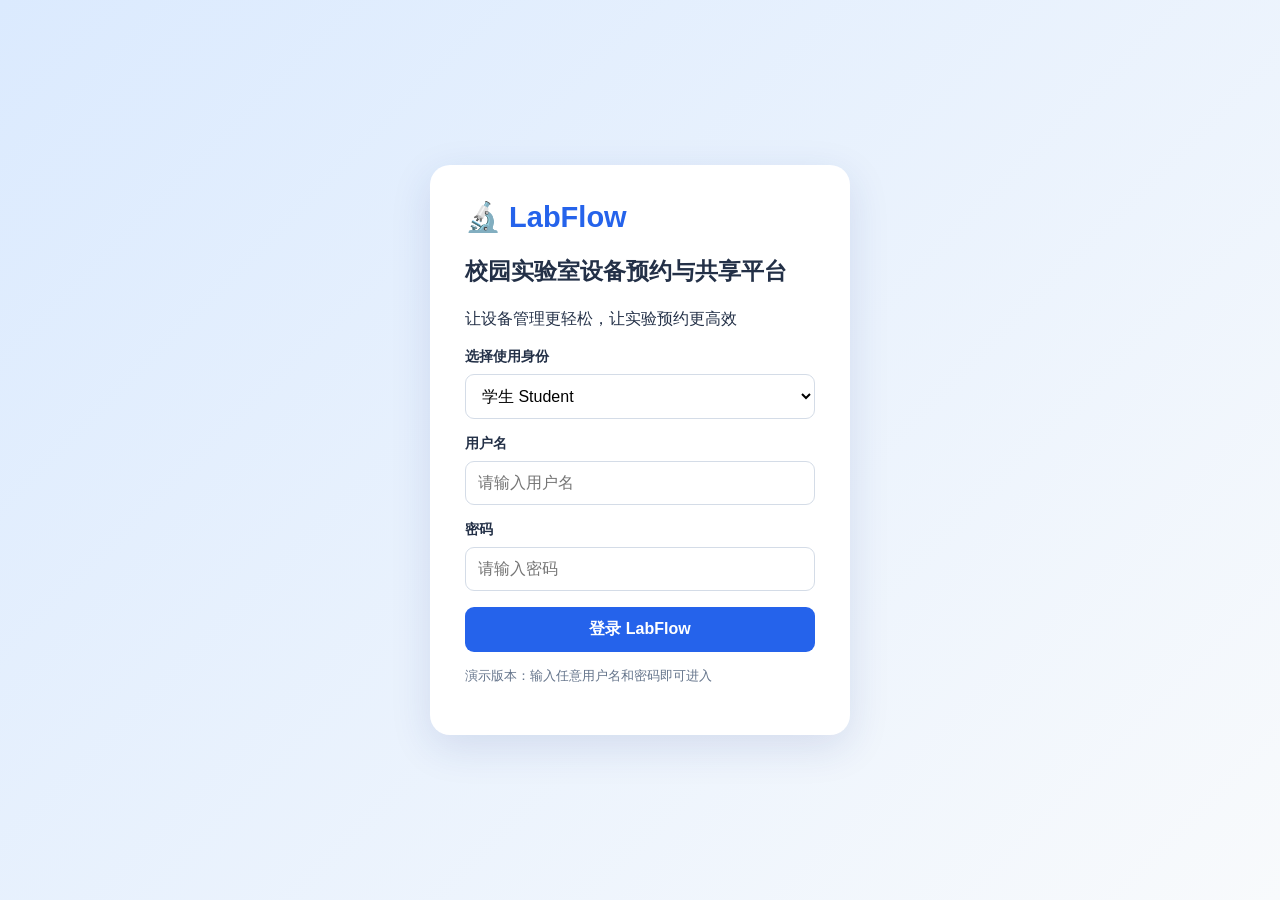
<file: index.html>
<!DOCTYPE html>
<html lang="zh-CN">
<head>
  <meta charset="UTF-8">
  <meta name="viewport" content="width=device-width, initial-scale=1.0">
  <title>LabFlow - 登录</title>
  <link rel="stylesheet" href="style.css">
</head>
<body class="login-body">
  <div class="login-card">
    <div class="logo">🔬 LabFlow</div>
    <h1>校园实验室设备预约与共享平台</h1>
    <p>让设备管理更轻松，让实验预约更高效</p>
    <label for="role">选择使用身份</label>
    <select id="role">
      <option value="student">学生 Student</option>
      <option value="teacher">教师 Teacher</option>
    </select>
    <label for="username">用户名</label>
    <input id="username" placeholder="请输入用户名">
    <label for="password">密码</label>
    <input id="password" type="password" placeholder="请输入密码">
    <button class="primary-btn" onclick="login()">
      登录 LabFlow
    </button>
    <p class="hint">演示版本：输入任意用户名和密码即可进入</p>
  </div>
  <script>
    function login() {
      const username =
        document.getElementById("username").value.trim();
      const password =
        document.getElementById("password").value;
      const role = document.getElementById("role").value;
      if (!username || !password) {
        alert("请输入用户名和密码！");
        return;
      }
      sessionStorage.setItem("labflowUser", username);
      sessionStorage.setItem("labflowRole", role);
      if (role === "student") {
        window.location.href = "student.html";
      } else {
        window.location.href = "teacher.html";
      }
    }
  </script>
</body>
</html>
</file>
<file: style.css>
/* ========== 全局样式 ========== */
* {
  box-sizing: border-box;
}
body {
  margin: 0;
  font-family: Arial, "Microsoft YaHei", sans-serif;
  background: #f3f6fb;
  color: #233047;
}
button, input, select, textarea {
  font: inherit;
}
button {
  cursor: pointer;
  transition: 0.2s;
}
button:hover {
  opacity: 0.85;
}
input, select, textarea {
  width: 100%;
  padding: 12px;
  margin: 8px 0 16px;
  border: 1px solid #d4dce7;
  border-radius: 9px;
  background: white;
}
label {
  display: block;
  font-size: 14px;
  font-weight: bold;
}
h1, h2, h3 {
  margin-top: 0;
}
p {
  line-height: 1.7;
}
.hidden {
  display: none !important;
}
.primary-btn {
  display: block;
  padding: 12px 18px;
  background: #2563eb;
  color: white;
  border: none;
  border-radius: 9px;
  font-weight: bold;
}
.outline-btn, .back-btn {
  padding: 10px 14px;
  background: white;
  color: #2563eb;
  border: 1px solid #2563eb;
  border-radius: 9px;
}
.small-btn {
  background: #2563eb;
  color: white;
  padding: 8px 12px;
  border: none;
  border-radius: 7px;
  margin: 3px;
}
.danger-btn {
  background: #dc3545;
}
.hint {
  font-size: 13px;
  color: #64748b;
}
.panel, .record-card {
  background: white;
  padding: 22px;
  margin: 16px 0;
  border-radius: 14px;
  box-shadow: 0 4px 18px #1e293b0d;
}
/* ========== 登录页面 ========== */
.login-body {
  min-height: 100vh;
  display: flex;
  align-items: center;
  justify-content: center;
  padding: 20px;
  background: linear-gradient(135deg, #dbeafe, #f8fafc);
}
.login-card {
  background: white;
  padding: 35px;
  border-radius: 20px;
  width: 100%;
  max-width: 420px;
  box-shadow: 0 12px 40px #1e3a8a20;
}
.logo {
  font-size: 29px;
  font-weight: bold;
  color: #2563eb;
  margin-bottom: 20px;
}
.login-card h1 {
  font-size: 23px;
  line-height: 1.5;
}
.login-card .primary-btn {
  width: 100%;
}
/* ========== 学生端 ========== */
.student-body {
  background: #f5f7fc;
}
.topbar {
  background: white;
  padding: 14px 6%;
  display: flex;
  align-items: center;
  justify-content: space-between;
  box-shadow: 0 2px 10px #00000008;
}
.brand {
  color: #2563eb;
  font-size: 24px;
  font-weight: bold;
}
.student-container {
  max-width: 950px;
  margin: 0 auto;
  padding: 24px 18px;
}
.hero {
  background: linear-gradient(120deg, #2563eb, #60a5fa);
  color: white;
  padding: 27px;
  border-radius: 17px;
  margin-bottom: 22px;
}
.hero h1 {
  font-size: 24px;
}
.student-nav {
  display: flex;
  gap: 10px;
  margin-bottom: 26px;
  overflow-x: auto;
}
.student-nav button {
  border: none;
  border-radius: 9px;
  padding: 13px 18px;
  background: white;
  color: #2563eb;
  white-space: nowrap;
  font-weight: bold;
}
.section-heading {
  display: flex;
  justify-content: space-between;
  align-items: center;
  gap: 12px;
}
.device-grid {
  display: grid;
  grid-template-columns: repeat(auto-fit, minmax(230px, 1fr));
  gap: 17px;
}
.device-card {
  background: white;
  padding: 24px;
  border-radius: 15px;
  box-shadow: 0 4px 16px #1e293b0b;
}
.device-card h3 {
  margin-bottom: 7px;
}
.device-icon {
  font-size: 38px;
  margin-bottom: 16px;
}
.device-card .primary-btn {
  width: 100%;
  margin-top: 20px;
}
.status {
  display: inline-block;
  padding: 6px 11px;
  border-radius: 20px;
  font-size: 12px;
  font-weight: bold;
  background: #e2e8f0;
  color: #475569;
}
.status.available,
.status.approved,
.status.completed {
  background: #dcfce7;
  color: #15803d;
}
.status.reserved,
.status.pending {
  background: #fef3c7;
  color: #92400e;
}
.status.maintenance,
.status.rejected {
  background: #fee2e2;
  color: #b91c1c;
}
.status.processing {
  background: #dbeafe;
  color: #1d4ed8;
}
.status.cancelled {
  background: #f1f5f9;
  color: #64748b;
}
.repair-image {
  max-width: 240px;
  max-height: 180px;
  display: block;
  object-fit: contain;
  margin-top: 12px;
  border-radius: 8px;
}
hr {
  border: none;
  border-top: 1px solid #e5e7eb;
  margin: 28px 0;
}
/* ========== 教师后台 ========== */
.teacher-body {
  display: flex;
  min-height: 100vh;
}
.sidebar {
  width: 235px;
  flex-shrink: 0;
  background: #14213d;
  color: white;
  padding: 24px 16px;
}
.sidebar-logo {
  font-size: 25px;
  font-weight: bold;
}
.sidebar p {
  font-size: 13px;
  color: #b3c0d3;
}
.sidebar button {
  display: block;
  width: 100%;
  text-align: left;
  border: none;
  background: transparent;
  color: white;
  padding: 14px;
  margin-top: 9px;
  border-radius: 9px;
}
.sidebar button:hover {
  background: #253b60;
}
.teacher-main {
  flex: 1;
  min-width: 0;
  padding: 30px;
}
.teacher-header {
  display: flex;
  align-items: center;
  justify-content: space-between;
  gap: 15px;
  margin-bottom: 28px;
}
.teacher-header h1 {
  font-size: 25px;
}
.stats-grid {
  display: grid;
  grid-template-columns: repeat(4, 1fr);
  gap: 16px;
}
.stat-card {
  background: white;
  border-radius: 13px;
  padding: 23px;
  box-shadow: 0 4px 16px #00000008;
}
.stat-card span {
  display: block;
  color: #64748b;
  font-size: 14px;
}
.stat-card strong {
  display: block;
  color: #2563eb;
  font-size: 35px;
  margin-top: 12px;
}
.table-wrap {
  overflow-x: auto;
  background: white;
  border-radius: 12px;
}
table {
  width: 100%;
  border-collapse: collapse;
  text-align: left;
}
th, td {
  padding: 15px;
  border-bottom: 1px solid #edf0f5;
  font-size: 14px;
}
th {
  background: #eaf1ff;
  color: #334155;
}
.chart-row {
  display: flex;
  align-items: center;
  gap: 14px;
  margin: 19px 0;
}
.chart-row span {
  width: 60px;
  flex-shrink: 0;
}
.chart-row strong {
  width: 30px;
}
.chart-track {
  height: 13px;
  flex: 1;
  background: #e5eaf3;
  border-radius: 20px;
  overflow: hidden;
}
.chart-fill {
  height: 100%;
  background: #3b82f6;
  border-radius: 20px;
}
/* ========== 响应式适配 ========== */
@media (max-width: 850px) {
  .stats-grid {
    grid-template-columns: repeat(2, 1fr);
  }
  .teacher-header {
    display: block;
  }
}
@media (max-width: 600px) {
  .teacher-body {
    display: block;
  }
  .sidebar {
    width: 100%;
    padding: 16px;
  }
  .sidebar button {
    display: inline-block;
    width: auto;
    padding: 10px;
  }
  .teacher-main {
    padding: 18px;
  }
  .stats-grid {
    grid-template-columns: repeat(2, 1fr);
  }
  .student-container {
    padding: 18px 12px;
  }
  .section-heading {
    align-items: flex-start;
  }
  .device-grid {
    grid-template-columns: 1fr;
  }
  .login-card {
    padding: 25px;
  }
}
</file>
